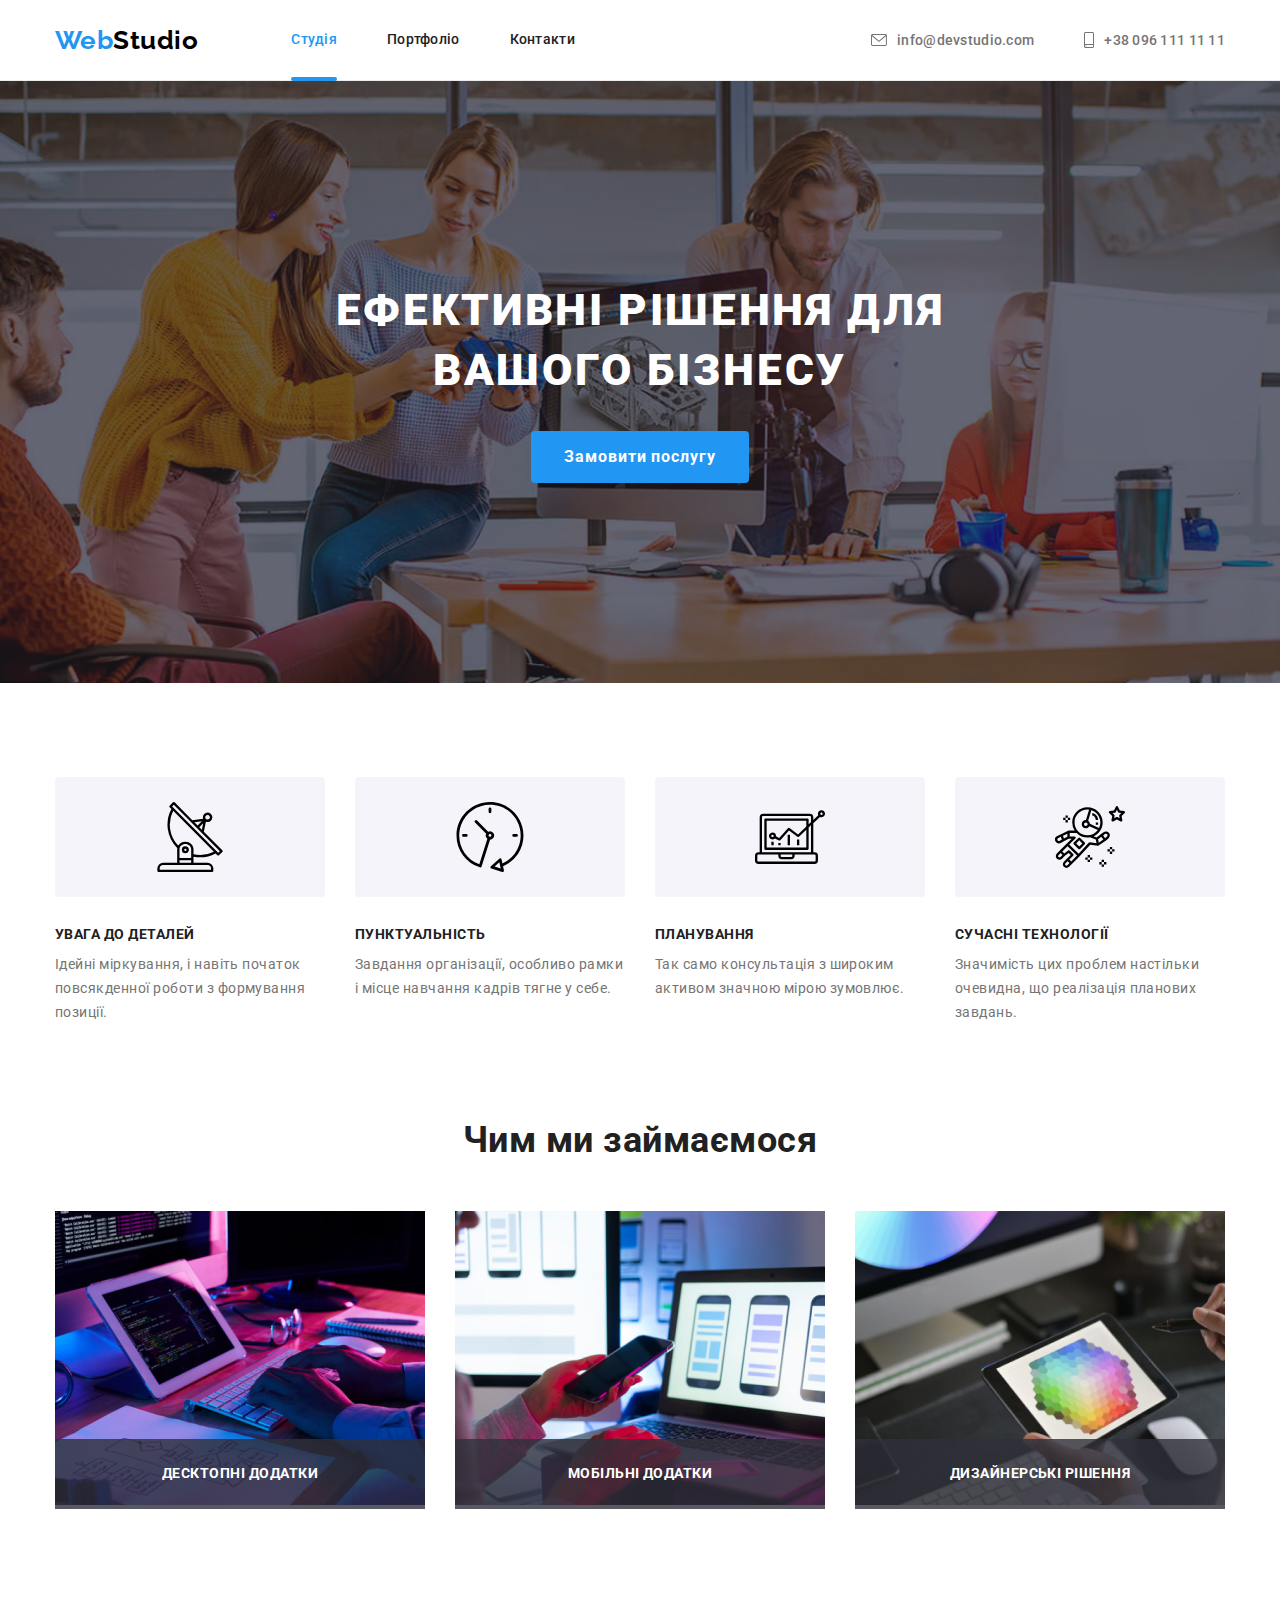
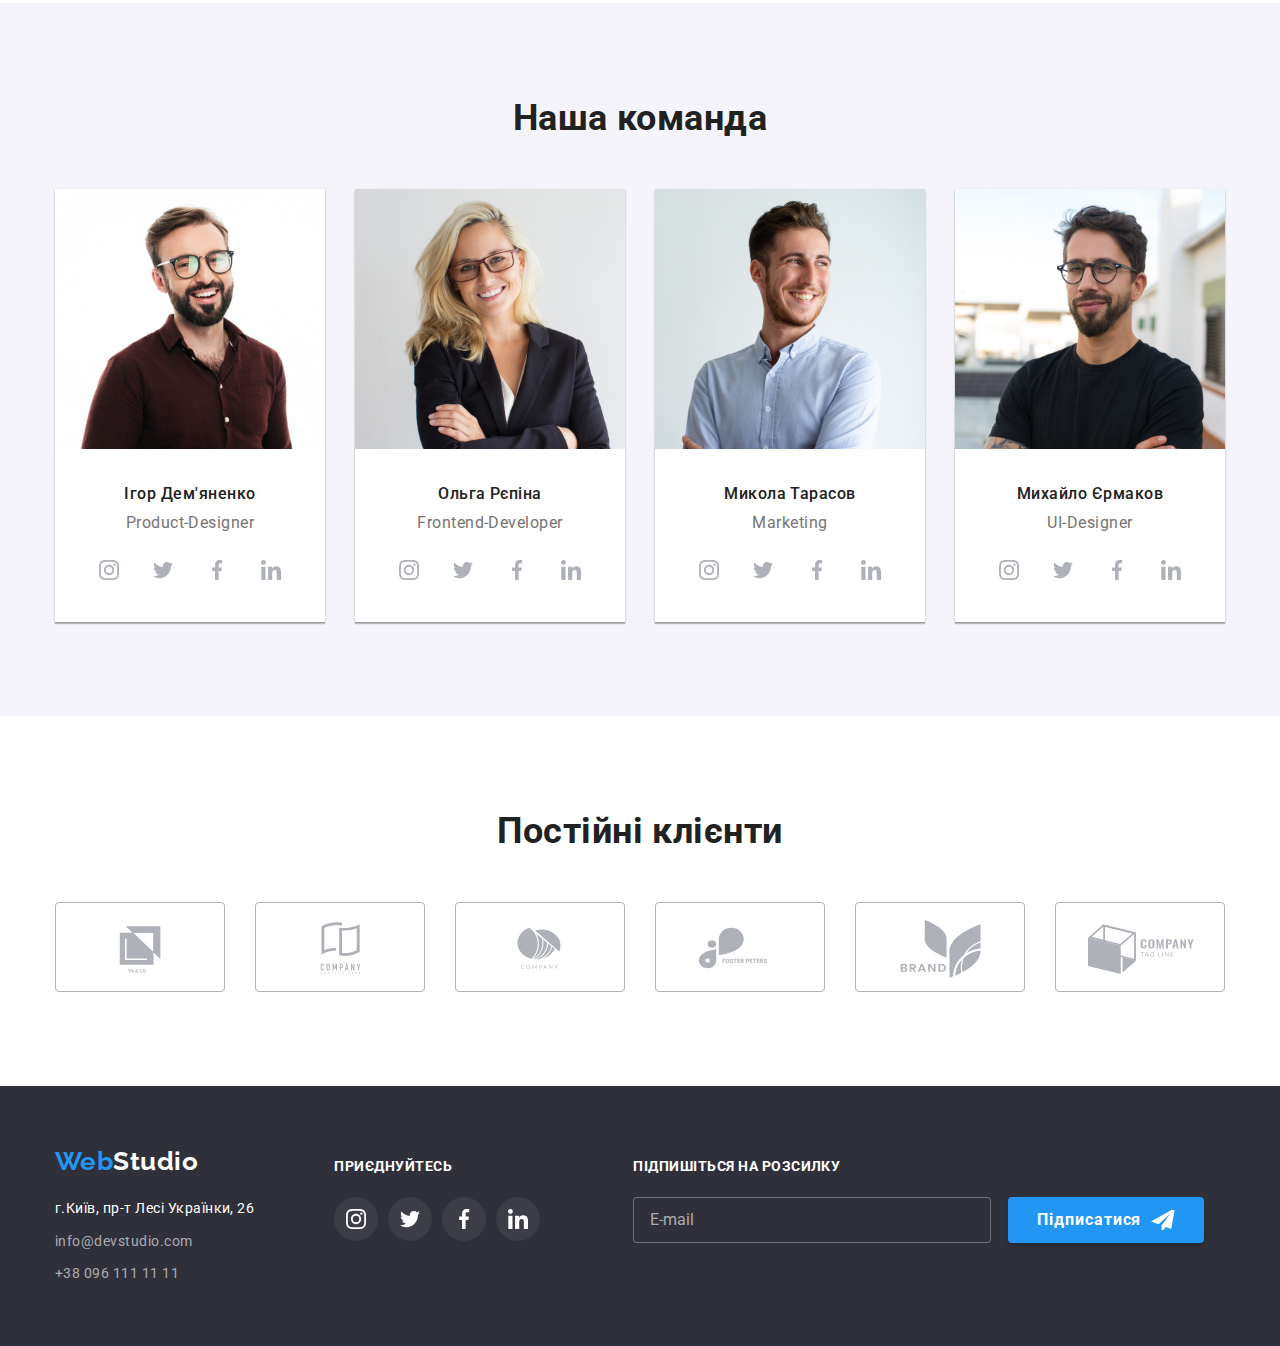
<file: index.html>
<!DOCTYPE html>
<html lang="en">
  <head>
    <meta charset="UTF-8" />
    <meta http-equiv="X-UA-Compatible" content="IE=edge" />
    <meta name="viewport" content="width=device-width, initial-scale=1.0" />
    <link rel="preconnect" href="https://fonts.googleapis.com" />
    <link rel="preconnect" href="https://fonts.gstatic.com" crossorigin />
    <link
      href="https://fonts.googleapis.com/css2?family=Raleway:wght@700&family=Roboto:wght@400;500;700;900&display=swap"
      rel="stylesheet"
    />
    <link
      rel="stylesheet"
      href="https://cdnjs.cloudflare.com/ajax/libs/modern-normalize/1.1.0/modern-normalize.min.css"
    />
    <link rel="stylesheet" href="./css/styles.css" />
    <title>Студія</title>
  </head>
  <body>
    <header class="header">
      <div class="container nav-flex">
        <nav class="header-nav">
          <a class="logo link" href="./index.html">Web</span><span class="logo-black">Studio</span>
          <ul class="header-nav-list list">
            <li class="header-nav-item">
              <a class="header-nav-link link current" href="./index.html">Студія</a>
            </li>
            <li class="header-nav-item">
              <a class="header-nav-link link" href="./portfolio.html">Портфоліо</a>
            </li>
            <li class="header-nav-item"><a href="#" class="header-nav-link link">Контакти</a>
            </li>
          </ul>
        </nav>
        <ul class="header-contact-list list">
          <li class="header-contact-item">
            <a class="header-contact-link link" href="mailto:info@devstudio.com"
              ><svg class="contact-icon" width="16" height="12">
                <use href="./images/icons.svg#icon-envelope"></use>
              </svg>
              info@devstudio.com</a
            >
          </li>
          <li class="header-contact-item">
            <a class="header-contact-link link" href="tel:+380961111111">
              <svg class="contact-icon" width="10" height="16">
                <use href="./images/icons.svg#icon-mobile"></use>
              </svg>
              +38 096 111 11 11</a
            >
          </li>
        </ul>
      </div>
    </header>
    <main>
      <section class="hero">
        <h1 class="hero-title">Ефективні рішення для вашого бізнесу</h1>
        <button class="hero-btn" type="button" data-modal-open>Замовити послугу</button>
      </section>
      <section class="features-section">
        <div class="container">
          <h2 class="visually-hidden">Переваги</h2>
          <ul class="features-list list">
            <li class="features-item">
              <div class="features-icon-fon">
                <svg class="features-icon"  width="70" height="70">
                  <use href="./images/icons.svg#icon-antenna"></use>
                </svg>
              </div>
              <h3 class="features-title">УВАГА ДО ДЕТАЛЕЙ</h3>
              <p class="features-text">
                Ідейні міркування, і навіть початок повсякденної роботи з формування позиції.
              </p>
            </li>
            <li class="features-item">
              <div class="features-icon-fon">
                <svg class="features-icon" width="70" height="70">
                  <use href="./images/icons.svg#icon-clock"></use>
                </svg>
              </div>
              <h3 class="features-title">ПУНКТУАЛЬНІСТЬ</h3>
              <p class="features-text">
                Завдання організації, особливо рамки і місце навчання кадрів тягне у себе.
              </p>
            </li>
            <li class="features-item">
              <div class="features-icon-fon">
                <svg class="features-icon" width="70" height="70">
                  <use href="./images/icons.svg#icon-diagram"></use>
                </svg>
              </div>
              <h3 class="features-title">ПЛАНУВАННЯ</h3>
              <p class="features-text">
                Так само консультація з широким активом значною мірою зумовлює.
              </p>
            </li>
            <li class="features-item">
              <div class="features-icon-fon">
                <svg class="features-icon" width="70" height="70">
                  <use href="./images/icons.svg#icon-astronaut"></use>
                </svg>
              </div>
              <h3 class="features-title">СУЧАСНІ ТЕХНОЛОГІЇ</h3>
              <p class="features-text">
                Значимість цих проблем настільки очевидна, що реалізація планових завдань.
              </p>
            </li>
          </ul>
        </div>
      </section>
      <section class="work-section">
        <div class="container">
          <h2 class="section-title">Чим ми займаємося</h2>
          <ul class="work-list list">
            <li class="work-item">
              <img
                class="list-img"
                src="./images/box1.jpg"
                alt="Програмуємо на замовлення"
                width="370"
                height="294"
              />
              <p class="work-text">Десктопні додатки</p>
            </li>
            <li class="work-item">
              <img
                class="list-img"
                src="./images/box2.jpg"
                alt="Телефонуємо до клієнтів"
                width="370"
                height="294"
              />
              <p class="work-text">Мобільні додатки</p>
            </li>
            <li class="work-item">
              <img
                class="list-img"
                src="./images/box3.jpg"
                alt="Зтворюємо технології майбутнього"
                width="370"
                height="294"
              />
              <p class="work-text">Дизайнерські рішення</p>
            </li>
          </ul>
        </div>
      </section>
      <section class="team-section">
        <div class="container">
          <h2 class="section-title">Наша команда</h2>
          <ul class="team-list list">
            <li class="team-item">
              <img src="./images/Product_Designer.jpg"
                alt="Ігор Дем'яненко"
                width="270"
                height="260"
              />
              <div class="team-workers">
                <h3 class="team-worker">Ігор Дем'яненко</h3>
                <p class="team-profession">Product-Designer</p>
                <ul class="team-social-list list">
                  <li class="team-social-item">
                    <a class="team-social-link link" href="">
                      <svg class="team-social-icon" width="20" height="20">
                        <use href="./images/icons.svg#icon-instagram"></use>
                      </svg>
                    </a>
                  </li>

                  <li class="team-social-item">
                    <a class="team-social-link link" href="">
                      <svg class="team-social-icon" width="20" height="20">
                        <use href="./images/icons.svg#icon-twitter"></use>
                      </svg>
                    </a>
                  </li>

                  <li class="team-social-item">
                    <a class="team-social-link link" href="">
                      <svg class="team-social-icon" width="20" height="20">
                        <use href="./images/icons.svg#icon-facebook"></use>
                      </svg>
                    </a>
                  </li>

                  <li class="team-social-item">
                    <a class="team-social-link link" href="">
                      <svg class="team-social-icon" width="20" height="20">
                        <use href="./images/icons.svg#icon-linkedin"></use>
                      </svg>
                    </a>
                  </li>
                </ul>
              </div>
            </li>
            <li class="team-item">
              <img src="./images/Frontend_Developer.jpg" alt="Ольга Рєпіна" width="270"
                height="260" />
              <div class="team-workers">
                <h3 class="team-worker">Ольга Рєпіна</h3>
                <p class="team-profession">Frontend-Developer</p>
                <ul class="team-social-list list">
                  <li class="team-social-item">
                    <a class="team-social-link link" href="">
                      <svg class="team-social-icon" width="20" height="20">
                        <use href="./images/icons.svg#icon-instagram"></use>
                      </svg>
                    </a>
                  </li>

                  <li class="team-social-item">
                    <a class="team-social-link link" href="">
                      <svg class="team-social-icon" width="20" height="20">
                        <use href="./images/icons.svg#icon-twitter"></use>
                      </svg>
                    </a>
                  </li>

                  <li class="team-social-item">
                    <a class="team-social-link link" href="">
                      <svg class="team-social-icon" width="20" height="20">
                        <use href="./images/icons.svg#icon-facebook"></use>
                      </svg>
                    </a>
                  </li>

                  <li class="team-social-item">
                    <a class="team-social-link link" href="">
                      <svg class="team-social-icon" width="20" height="20">
                        <use href="./images/icons.svg#icon-linkedin"></use>
                      </svg>
                    </a>
                  </li>
                </ul>
              </div>
            </li>
            <li class="team-item">
              <img src="./images/Marketing.jpg"
                alt="Микола Тарасов"
                width="270"
                height="260"
              />
            <div class="team-workers">
              <h3 class="team-worker">Микола Тарасов</h3>
              <p class="team-profession">Marketing</p>
              <ul class="team-social-list list">
                  <li class="team-social-item">
                    <a class="team-social-link link" href="">
                      <svg class="team-social-icon" width="20" height="20">
                        <use href="./images/icons.svg#icon-instagram"></use>
                      </svg>
                    </a>
                  </li>

                  <li class="team-social-item">
                    <a class="team-social-link link" href="">
                      <svg class="team-social-icon" width="20" height="20">
                        <use href="./images/icons.svg#icon-twitter"></use>
                      </svg>
                    </a>
                  </li>

                  <li class="team-social-item">
                    <a class="team-social-link link" href="">
                      <svg class="team-social-icon" width="20" height="20">
                        <use href="./images/icons.svg#icon-facebook"></use>
                      </svg>
                    </a>
                  </li>

                  <li class="team-social-item">
                    <a class="team-social-link link" href="">
                      <svg class="team-social-icon" width="20" height="20">
                        <use href="./images/icons.svg#icon-linkedin"></use>
                      </svg>
                    </a>
                  </li>
                </ul>
            </div>
            <li class="team-item">
              <img src="./images/UI_Designer.jpg"
                alt="Михайло Єрмаков"
                width="270"
                height="260"
              />
            <div class="team-workers">
              <h3 class="team-worker">Михайло Єрмаков</h3>
              <p class="team-profession">UI-Designer</p>
              <ul class="team-social-list list">
                  <li class="team-social-item">
                    <a class="team-social-link link" href="">
                      <svg class="team-social-icon" width="20" height="20">
                        <use href="./images/icons.svg#icon-instagram"></use>
                      </svg>
                    </a>
                  </li>

                  <li class="team-social-item">
                    <a class="team-social-link link" href="">
                      <svg class="team-social-icon" width="20" height="20">
                        <use href="./images/icons.svg#icon-twitter"></use>
                      </svg>
                    </a>
                  </li>

                  <li class="team-social-item">
                    <a class="team-social-link link" href="">
                      <svg class="team-social-icon" width="20" height="20">
                        <use href="./images/icons.svg#icon-facebook"></use>
                      </svg>
                    </a>
                  </li>

                  <li class="team-social-item">
                    <a class="team-social-link link" href="">
                      <svg class="team-social-icon" width="20" height="20">
                        <use href="./images/icons.svg#icon-linkedin"></use>
                      </svg>
                    </a>
                  </li>
                </ul>
               </div>
              </li>
             </ul>
            </div>
          </ul>
        </div>
      </section>
      <section class="client-section">
        <div class="container">
          <h2 class="client-title">Постійні клієнти</h2>
          <ul class="client-list list">
            <li class="client-item">
              <a class="client-link link" href="">
                <svg class="client-icon" width="106" height="60">
                  <use href="./images/icons.svg#icon-yaco"></use>
                </svg>
              </a>
            </li>
            <li class="client-item">
              <a class="client-link link" href="">
                <svg class="client-icon" width="106" height="60">
                  <use href="./images/icons.svg#icon-company"></use>
                </svg>
              </a>
            </li>
            <li class="client-item">
              <a class="client-link link" href="">
                <svg class="client-icon" width="106" height="60">
                  <use href="./images/icons.svg#icon-company2"></use>
                </svg>
              </a>
            </li>
            <li class="client-item">
              <a class="client-link link" href="">
                <svg class="client-icon" width="106" height="60">
                  <use href="./images/icons.svg#icon-foster"></use>
                </svg>
              </a>
            </li>
            <li class="client-item">
              <a class="client-link link" href="">
                <svg class="client-icon" width="106" height="60">
                  <use href="./images/icons.svg#icon-brand"></use>
                </svg>
              </a>
            </li>
            <li class="client-item">
              <a class="client-link link" href="">
                <svg class="client-icon" width="106" height="60">
                  <use href="./images/icons.svg#icon-tag"></use>
                </svg>
              </a>
            </li>
          </ul>
        </div>
      </section>
    </main>
    <footer class="footer">
      <div class="container">
        <div class="footer-flex">
          <div class="footer-contacts-flex">
            <a class="logo link" href="./index.html"
              >Web<span class="logo-white">Studio</span>
            </a>
            <address class="footer-contact">
              <ul class="footer-contact-list list">
                <li class="footer-contact-item">
                  <a
                    class="footer-contact-link address link"
                    href="https://goo.gl/maps/CdvJLRiEL6Q8Smko8"
                    target="_blank"
                    rel="noreferrer noopener"
                    >г.Київ, пр-т Лесі Українки, 26</a
                  >
                </li>
                <li class="footer-contact-item">
                  <a
                    class="footer-contact-link link"
                    href="mailto:info@devstudio.com"
                    >info@devstudio.com</a
                  >
                </li>
                <li class="footer-contact-item">
                  <a class="footer-contact-link link" href="tel:+380961111111"
                    >+38 096 111 11 11</a
                  >
                </li>
              </ul>
            </address>
          </div>
          <div class="footer-social-flex">
            <p class="footer-social-text">Приєднуйтесь</p>
            <ul class="footer-social-list list">
              <li class="footer-social-item">
                <a class="footer-social-link" href="">
                  <svg class="footer-social-icon" width="20" height="20">
                    <use href="./images/icons.svg#icon-instagram"></use>
                  </svg>
                </a>
              </li>
              <li class="footer-social-item">
                <a class="footer-social-link" href="">
                  <svg class="footer-social-icon" width="20" height="20">
                    <use href="./images/icons.svg#icon-twitter"></use>
                  </svg>
                </a>
              </li>
              <li class="footer-social-item">
                <a class="footer-social-link" href="">
                  <svg class="footer-social-icon" width="20" height="20">
                    <use href="./images/icons.svg#icon-facebook"></use>
                  </svg>
                </a>
              </li>
              <li class="footer-social-item">
                <a class="footer-social-link" href="">
                  <svg class="footer-social-icon" width="20" height="20">
                    <use href="./images/icons.svg#icon-linkedin"></use>
                  </svg>
                </a>
              </li>
            </ul>
          </div>
          <div class="footer-submit">
            <p class="footer-submit-text">Підпишіться на розсилку</p>
            <div class="footer-submit-form">
              <label class="footer-submit-label" for="submit-mail"></label>
              <input class="footer-submit-input" type="email" name="submit-mail" id="submit-mail" placeholder="E-mail">
              <button class="footer-submit-btn" type="submit">Підписатися</button>
            </div>
          </div>
        </div>
      </div>
    </footer>
    <div class="backdrop is-hidden" data-modal>
      <div class="modal">
          <button type="button" class="close-btn" data-modal-close>
            <svg class="modal-icon" width="11" height="11">
              <use href="./images/vector.svg#icon-Vector"></use>
            </svg>
          </button>
          <form class="form">
            <span class="form-title">Залиште свої дані, ми вам передзвонимо</span>   
            <div class="form-field top-title">
              <label class="form-label" for="name">Ім’я</label>
              <input class="form-input" type="text" name="name" id="name">
              <svg class="input-icon" width="12" height="12">
                <use
                    href="./images/icons.svg#icon-person"
                ></use>
              </svg>
            </div>
            <div class="form-field">
              <label class="form-label" for="tel">Телефон</label>
              <input class="form-input" type="tel" name="tel" id="tel">
              <svg class="input-icon" width="12" height="12">
                <use
                    href="./images/icons.svg#icon-tel"
                ></use>
              </svg>
            </div>
            <div class="form-field">
              <label class="form-label" for="email">Пошта</label>
              <input class="form-input" type="email" name="email" id="email">
              <svg class="input-icon" width="12" height="12">
                <use
                    href="./images/icons.svg#icon-email"
                ></use>
              </svg>
            </div>
            <div class="form-field">
              <label class="comment-label" for="comment">Коментар</label>
              <textarea class="comment" name="comment" id="comment" rows="9" placeholder="Введіть текст"></textarea>
            </div>
            <div class="form-field-chek">
              <label class="policy-label" for="policy"></a> 
                <input class="form-checkbox" type="checkbox" name="policy" id="policy">
                <span class="icon-chek"></span>
                Погоджуюся з розсилкою та приймаю <a class="policy-link" href="">Умови договору</a>
              </label>
            </div>
            <button class="form-btn" type="submit">Відправити</button>
          </form>
      </div>
    </div>
    <script src="./js/modal.js"></script>
  </body>
</html>
</file>
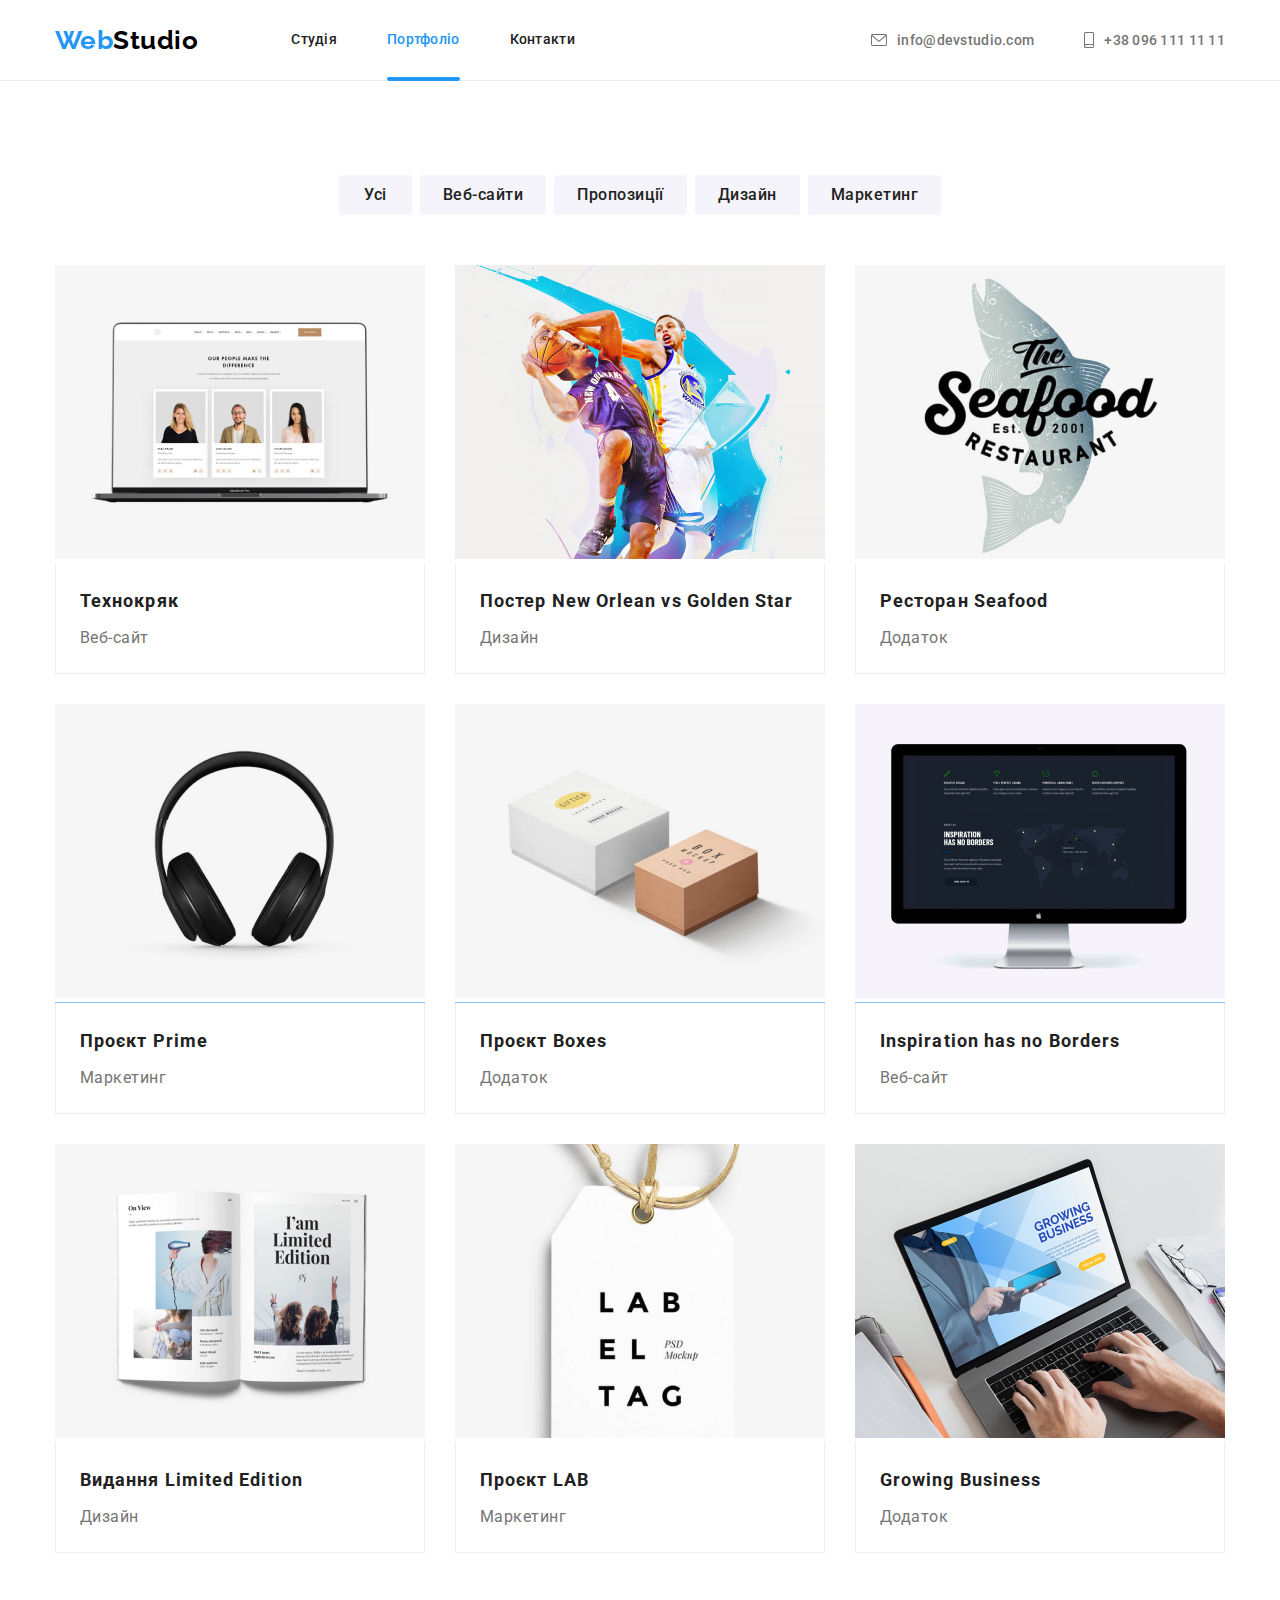
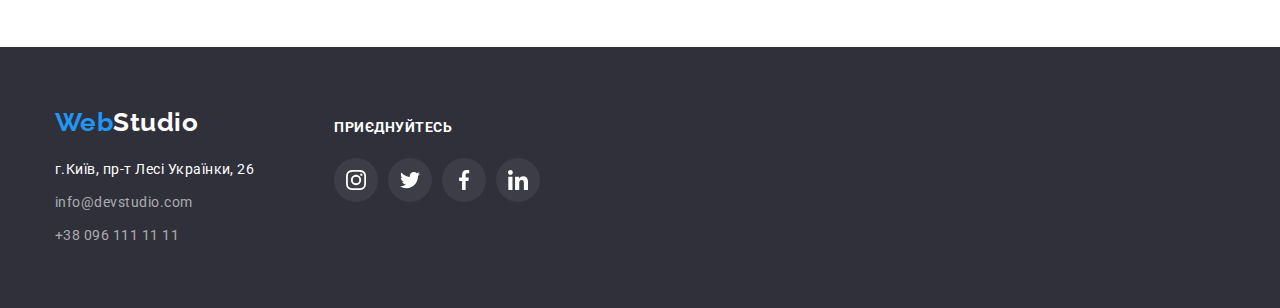
<file: portfolio.html>
<!DOCTYPE html>
<html lang="en">
  <head>
    <meta charset="UTF-8" />
    <meta http-equiv="X-UA-Compatible" content="IE=edge" />
    <meta name="viewport" content="width=device-width, initial-scale=1.0" />
    <link rel="preconnect" href="https://fonts.googleapis.com" />
    <link rel="preconnect" href="https://fonts.gstatic.com" crossorigin />
    <link
      href="https://fonts.googleapis.com/css2?family=Raleway:wght@700&family=Roboto:wght@400;500;700;900&display=swap"
      rel="stylesheet"
    />
    <link
      rel="stylesheet"
      href="https://cdnjs.cloudflare.com/ajax/libs/modern-normalize/1.1.0/modern-normalize.min.css"
    />
    <link rel="stylesheet" href="./css/styles.css" />
    <title>portfolio</title>
  </head>
  <body>
    <header class="header">
      <div class="container nav-flex">
        <nav class="header-nav">
          <a class="logo link" href="./index.html">Web</span><span class="logo-black">Studio</span>
          </a>
          <ul class="header-nav-list list">
            <li class="header-nav-item">
              <a class="header-nav-link link" href="./index.html" >Студія</a>
            </li>
            <li class="header-nav-item">
              <a class="header-nav-link link current" href="./portfolio.html" >Портфоліо</a>
            </li>
            <li class="list-link"><a href="" class="header-nav-link link">Контакти</a></li>
          </ul>
        </nav>
        <ul class="header-contact-list list">
          <li class="header-contact-item">
            <a class="header-contact-link link" href="mailto:info@devstudio.com"
            ><svg class="contact-icon" width="16" height="12">
              <use href="./images/icons.svg#icon-envelope"></use>
            </svg>
            info@devstudio.com</a
          >
          </li>
          <li class="header-contact-item">
            <a class="header-contact-link link" href="tel:+380961111111"><svg class="contact-icon" width="10" height="16">
              <use href="./images/icons.svg#icon-mobile"></use>
            </svg>
            +38 096 111 11 11</a
          >
          </li>
        </ul>
      </div>
    </header>
    <main>
      <!--Фільтри-->
      <section class="portfolio-section">
        <div class="container">
          <ul class="portfolio-btn-list list">
            <li class="portfolio-btn-item">
              <button class="portfolio-btn" type="button">Усі</button>
            </li>
            <li class="portfolio-btn-item">
              <button class="portfolio-btn" type="button">Веб-сайти</button>
            </li>
            <li class="portfolio-btn-item">
              <button class="portfolio-btn" type="button">Пропозиції</button>
            </li>
            <li class="portfolio-btn-item">
              <button class="portfolio-btn" type="button">Дизайн</button>
            </li>
            <li class="portfolio-btn-item">
              <button class="portfolio-btn" type="button">Маркетинг</button>
            </li>
          </ul>
        </div>
      <div class="container">
        <ul class="portfolio-list list">
          <li class="portfolio-item">
            <div class="portfolio-description">
              <img src="./images/Технокряк.jpg" alt="project1" width="370" height="294" />
              <div class="portfolio-overlay">
                <p class="portfolio-description-text">Ресурс пропонує комплексні пропозиції з різним рівнем функціоналу та сервісів. Все це дозволить відвідувачу отримати вичерпні відомості про компанію чи приватну особу.</p>
              </div>
            </div>
            <div class="portfolio-border">
              <h2 class="portfolio-list-title">Технокряк</h2>
              <p class="portfolio-list-text">Веб-сайт</p>
            </div>
          </li>
          <li class="portfolio-item">
            <div class="portfolio-description">
              <img src="./images/Постер New Orlean vs Golden Star.jpg" alt="project2" width="370" height="294"
            />
            <div class="portfolio-overlay">
                <p class="portfolio-description-text">Ресурс пропонує комплексні пропозиції з різним рівнем функціоналу та сервісів. Все це дозволить відвідувачу отримати вичерпні відомості про компанію чи приватну особу.</p>
              </div>
            </div>
            <div class="portfolio-border">
              <h2 class="portfolio-list-title">Постер New Orlean vs Golden Star</h2>
              <p class="portfolio-list-text">Дизайн</p>
            </div>

          </li>
          <li class="portfolio-item">
            <div class="portfolio-description">
              <img src="./images/Ресторан Seafood.jpg" alt="project3" width="370" height="294"/>
              <div class="portfolio-overlay">
                <p class="portfolio-description-text">Ресурс пропонує комплексні пропозиції з різним рівнем функціоналу та сервісів. Все це дозволить відвідувачу отримати вичерпні відомості про компанію чи приватну особу.</p>
              </div>
            </div>
            <div class="portfolio-border">
              <h2 class="portfolio-list-title">Ресторан Seafood</h2>
              <p class="portfolio-list-text">Додаток</p>
            </div>

          </li>
          <li class="portfolio-item">
            <div class="portfolio-description">
              <img src="./images/Проєкт Prime.jpg" alt="project4" width="370" height="294" />
              <div class="portfolio-overlay">
                <p class="portfolio-description-text">Ресурс пропонує комплексні пропозиції з різним рівнем функціоналу та сервісів. Все це дозволить відвідувачу отримати вичерпні відомості про компанію чи приватну особу.</p>
              </div>
            </div>
            <div class="portfolio-border">
              <h2 class="portfolio-list-title">Проєкт Prime</h2>
              <p class="portfolio-list-text">Маркетинг</p>
            </div>
          </li>
          <li class="portfolio-item">
            <div class="portfolio-description">
              <img src="./images/Проєкт Boxes.jpg" alt="project5" width="370" height="294" />
              <div class="portfolio-overlay">
                <p class="portfolio-description-text">Ресурс пропонує комплексні пропозиції з різним рівнем функціоналу та сервісів. Все це дозволить відвідувачу отримати вичерпні відомості про компанію чи приватну особу.</p>
              </div>
            </div>
            
            <div class="portfolio-border">
              <h2 class="portfolio-list-title">Проєкт Boxes</h2>
              <p class="portfolio-list-text">Додаток</p>
            </div>
          </li>
          <li class="portfolio-item">
            <div class="portfolio-description">
              <img
              src="./images/Inspiration has no Borders.jpg"
              alt="project6"
              width="370"
              height="294"
            />
              <div class="portfolio-overlay">
                <p class="portfolio-description-text">Ресурс пропонує комплексні пропозиції з різним рівнем функціоналу та сервісів. Все це дозволить відвідувачу отримати вичерпні відомості про компанію чи приватну особу.</p>
              </div>
            </div>
            
            <div class="portfolio-border">
              <h2 class="portfolio-list-title">Inspiration has no Borders</h2>
              <p class="portfolio-list-text">Веб-сайт</p>
            </div>
          </li>
          <li class="portfolio-item">
            <div class="portfolio-description">
              <img
              src="./images/Видання Limited Edition.jpg"
              alt="project7"
              width="370"
              height="294"
            />
              <div class="portfolio-overlay">
                <p class="portfolio-description-text">Ресурс пропонує комплексні пропозиції з різним рівнем функціоналу та сервісів. Все це дозволить відвідувачу отримати вичерпні відомості про компанію чи приватну особу.</p>
              </div>
            </div>
            
            <div class="portfolio-border">
              <h2 class="portfolio-list-title">Видання Limited Edition</h2>
              <p class="portfolio-list-text">Дизайн</p>
            </div>
          </li>
          <li class="portfolio-item">
            <div class="portfolio-description">
              <img src="./images/Проєкт LAB.jpg" alt="project8" width="370" height="294" />
              <div class="portfolio-overlay">
                <p class="portfolio-description-text">Ресурс пропонує комплексні пропозиції з різним рівнем функціоналу та сервісів. Все це дозволить відвідувачу отримати вичерпні відомості про компанію чи приватну особу.</p>
              </div>
            </div>
            
            <div class="portfolio-border">
              <h2 class="portfolio-list-title">Проєкт LAB</h2>
              <p class="portfolio-list-text">Маркетинг</p>
            </div>
          </li>
          <li class="portfolio-item">
            <div class="portfolio-description">
              <img src="./images/Growing Business.jpg" alt="project9" width="370" height="294" />
              <div class="portfolio-overlay">
                <p class="portfolio-description-text">Ресурс пропонує комплексні пропозиції з різним рівнем функціоналу та сервісів. Все це дозволить відвідувачу отримати вичерпні відомості про компанію чи приватну особу.</p>
              </div>
            </div>
            
            <div class="portfolio-border">
              <h2 class="portfolio-list-title">Growing Business</h2>
              <p class="portfolio-list-text">Додаток</p>
            </div>
          </li>
        </ul>
      </div>
      </section>
    </main>
    <footer class="footer">
      <div class="container">
        <div class="footer-flex">
          <div class="footer-contacts-flex">
            <a class="logo link" href="./index.html"
              >Web<span class="logo-white">Studio</span>
            </a>
            <address class="footer-contact">
              <ul class="footer-contact-list list">
                <li class="footer-contact-item">
                  <a
                    class="footer-contact-link address link"
                    href="https://goo.gl/maps/CdvJLRiEL6Q8Smko8"
                    target="_blank"
                    rel="noreferrer noopener"
                    >г.Київ, пр-т Лесі Українки, 26</a
                  >
                </li>
                <li class="footer-contact-item">
                  <a
                    class="footer-contact-link link"
                    href="mailto:info@devstudio.com"
                    >info@devstudio.com</a
                  >
                </li>
                <li class="footer-contact-item">
                  <a class="footer-contact-link link" href="tel:+380961111111"
                    >+38 096 111 11 11</a
                  >
                </li>
              </ul>
            </address>
          </div>
          <div class="footer-social-flex">
            <p class="footer-social-text">Приєднуйтесь</p>
            <ul class="footer-social-list list">
              <li class="footer-social-item">
                <a class="footer-social-link" href="">
                  <svg class="footer-social-icon" width="20" height="20">
                    <use href="./images/icons.svg#icon-instagram"></use>
                  </svg>
                </a>
              </li>

              <li class="footer-social-item">
                <a class="footer-social-link" href="">
                  <svg class="footer-social-icon" width="20" height="20">
                    <use href="./images/icons.svg#icon-twitter"></use>
                  </svg>
                </a>
              </li>

              <li class="footer-social-item">
                <a class="footer-social-link" href="">
                  <svg class="footer-social-icon" width="20" height="20">
                    <use href="./images/icons.svg#icon-facebook"></use>
                  </svg>
                </a>
              </li>

              <li class="footer-social-item">
                <a class="footer-social-link" href="">
                  <svg class="footer-social-icon" width="20" height="20">
                    <use href="./images/icons.svg#icon-linkedin"></use>
                  </svg>
                </a>
              </li>
            </ul>
          </div>
        </div>
      </div>
    </footer>
  </body>
</html>
</file>
<file: css/styles.css>
:root {
  --primary-text-color: #212121;
  --secondary-text-color: #757575;
  --white-text-color: #ffffff;
  --accent-color: #2196f3;
  --black-logo-color: #000000;
  --footer-text-color: rgba(255, 255, 255, 0.6);
  --white-background-color: #ffffff;
  --hero-background-color: #2f303a;
  --team-background-color: #f5f4fa;
}

body {
  font-family: 'Roboto', sans-serif;
  letter-spacing: 0.03em;
  background-color: var(--white-background-color);
  color: var(--primary-text-color);
}

.list {
  list-style: none;
}

.link {
  text-decoration: none;
}

h1,
h2,
h3,
h4,
h5,
h6,
p,
ul {
  margin: 0;
  padding: 0;
}

.container {
  width: 1200px;
  margin-left: auto;
  margin-right: auto;
  padding-left: 15px;
  padding-right: 15px;
}

.logo {
  font-family: 'Raleway', sans-serif;
  font-weight: 700;
  font-size: 26px;
  line-height: 1.19;
  align-items: center;
  text-align: center;

  color: var(--accent-color);
}

.section-title {
  font-weight: 700;
  font-size: 36px;
  line-height: 1.17;
  text-align: center;

  color: var(--primary-text-color);
}

.features-icon-fon {
  display: flex;
  width: 270px;
  height: 120px;
  align-items: center;
  justify-content: center;
  flex-direction: column;
  margin-bottom: 30px;
  border-radius: 4px;

  background-color: var(--team-background-color);
}

.footer-contact-link {
  font-style: normal;
  font-size: 14px;
  line-height: 1.71;

  color: var(--footer-text-color);

  transition: color 250ms cubic-bezier(0.4, 0, 0.2, 1);
}

.header {
  border-bottom: 1px solid #ececec;
}

.nav-flex {
  display: flex;
  align-items: center;
}

.header-nav {
  display: flex;
  align-items: center;
}
.logo-black {
  color: var(--black-logo-color);
}

.header-nav-list {
  display: flex;
  margin-left: 93px;
}

.header-nav-item:not(:last-child) {
  margin-right: 50px;
}

.header-nav-link {
  display: block;
  padding-top: 32px;
  padding-bottom: 32px;

  font-weight: 500;
  font-size: 14px;
  line-height: 1.14;
  letter-spacing: 0.02em;
  color: var(--primary-text-color);

  position: relative;

  transition: color 250ms cubic-bezier(0.4, 0, 0.2, 1);
}

.header-contact-list {
  display: flex;
  margin-left: auto;
}

.header-contact-item + .header-contact-item {
  margin-left: 50px;
}

.header-contact-link {
  display: inline-flex;
  padding: 32px 0px 32px;
  /* color: var(--secondary-text-color); */
  align-items: center;

  font-weight: 500;
  font-size: 14px;
  line-height: 16px;
  letter-spacing: 0.02em;
  color: var(--secondary-text-color);

  transition: color 250ms cubic-bezier(0.4, 0, 0.2, 1);
}

.contact-icon {
  margin-right: 10px;
  fill: currentColor;
}

.header-nav-link:hover,
.header-nav-link:focus,
.header-contact-link:hover,
.header-contact-link:focus {
  color: var(--accent-color);
}

.header-nav-link.current {
  color: var(--accent-color);
}

.header-nav-link.current::after {
  position: absolute;

  display: block;
  content: '';
  width: 100%;
  height: 4px;
  border-radius: 2px;
  bottom: -1px;

  background-color: var(--accent-color);
}

.hero {
  padding-top: 200px;
  padding-bottom: 200px;

  max-width: 1600px;
  min-height: 600px;
  margin-left: auto;
  margin-right: auto;

  background-image: linear-gradient(to right, rgba(47, 48, 58, 0.4), rgba(47, 48, 58, 0.4)),
    url(../images/hero.jpg);
  background-color: var(--hero-background-color);
  background-repeat: no-repeat;
  background-position: center;
  background-size: cover;

  text-align: center;
}

.hero-title {
  margin-bottom: 30px;
  margin-left: auto;
  margin-right: auto;
  max-width: 696px;

  font-weight: 900;
  font-size: 44px;
  line-height: 1.36;
  letter-spacing: 0.06em;
  text-transform: uppercase;
  color: var(--white-text-color);
}

.hero-btn {
  display: inline-block;
  min-width: 200px;
  border-radius: 4px;
  border: 1px solid transparent;
  padding: 10px 32px;

  background-color: var(--accent-color);
  color: var(--white-text-color);

  font-family: 'Roboto', sans-serif;
  font-weight: 700;
  font-size: 16px;
  line-height: 1.88;
  align-items: center;
  text-align: center;
  letter-spacing: 0.06em;
  cursor: pointer;

  transition: background-color 250ms cubic-bezier(0.4, 0, 0.2, 1),
    color 250ms cubic-bezier(0.4, 0, 0.2, 1);
}

.hero-btn:hover,
.hero-btn:focus {
  background-color: var(--white-text-color);
  color: var(--accent-color);
}

.features-section {
  padding-top: 94px;
  padding-bottom: 94px;
}

.visually-hidden {
  position: absolute;

  width: 1px;
  height: 1px;
  margin: -1px;
  padding: 0;

  overflow: hidden;
  border: 0;
  clip: rect(0 0 0 0);
}

.features-list {
  display: flex;
}

.features-item:not(:last-child) {
  margin-right: 30px;
  max-width: 270px;
}

.features-icon {
  align-items: center;
}

.features-title {
  margin-bottom: 10px;
  border-radius: 4px;
  font-weight: 700;
  font-size: 14px;
  line-height: 1.14;
  text-transform: uppercase;
}

.features-text {
  font-size: 14px;
  line-height: 1.71;

  color: var(--secondary-text-color);
}

.work-section {
  padding-bottom: 94px;
}

.section-title {
  margin-bottom: 50px;
}

.work-list {
  display: flex;
}

.work-item {
  position: relative;
}

.work-item:not(:last-child) {
  margin-right: 30px;
}

.work-text {
  width: 100%;
  position: absolute;
  bottom: 0;
  left: 0;

  padding: 27px 0px;

  font-weight: bold;
  font-size: 14px;
  line-height: 1.14;
  text-align: center;
  text-transform: uppercase;

  color: var(--white-text-color);
  background-color: rgba(47, 48, 58, 0.8);
}

.team-section {
  padding-top: 94px;
  padding-bottom: 94px;

  background-color: var(--team-background-color);
}

.team-list {
  display: flex;
}

.team-item {
  box-shadow: 0px 1px 3px rgba(0, 0, 0, 0.12), 0px 1px 1px rgba(0, 0, 0, 0.14),
    0px 2px 1px rgba(0, 0, 0, 0.2);

  background-color: var(--white-background-color);
}

.team-item:not(:last-child) {
  margin-right: 30px;
}

.team-workers {
  padding: 30px 0px;
}

.team-worker {
  font-weight: 500;
  font-size: 16px;
  line-height: 1.19;
  text-align: center;
}

.team-profession {
  margin-top: 10px;

  font-size: 16px;
  line-height: 1.19;
  text-align: center;
  color: var(--secondary-text-color);
}

.team-social-list {
  display: flex;
  justify-content: space-between;
  align-items: center;

  padding: 0px 32px;
  margin-top: 16px;
  list-style: none;
}

.team-social-item {
  width: 44px;
  height: 44px;
}

.team-social-link {
  display: block;

  width: 44px;
  height: 44px;
  border-radius: 50%;

  color: #afb1b8;
  background-color: #ffffff;

  transition: background-color 250ms cubic-bezier(0.4, 0, 0.2, 1),
    color 250ms cubic-bezier(0.4, 0, 0.2, 1);
}

.team-social-link:hover,
.team-social-link:focus {
  color: #ffffff;
  background-color: var(--accent-color);
}

.team-social-icon {
  margin: 12px 0px 0px 12px;
  fill: currentColor;
}

.client-section {
  padding-top: 94px;
  padding-bottom: 94px;
}

.client-title {
  margin-bottom: 50px;

  font-weight: 700;
  font-size: 36px;
  line-height: 1.17;
  text-align: center;
}

.client-list {
  display: flex;
  border-radius: 4px;
  padding: 0;
  margin: 0;
  list-style: none;
  justify-content: space-between;
  align-items: center;
}

.client-item {
  width: 170px;
  height: 90px;

  transition: border-color 250ms cubic-bezier(0.4, 0, 0.2, 1),
    color 250ms cubic-bezier(0.4, 0, 0.2, 1);
}

.client-item:not(:last-child) {
  margin-right: 30px;
}

.client-link {
  display: block;

  width: 170px;
  height: 90px;
  border-radius: 4px;
  border: 1px solid #afb1b8;
  color: #afb1b8;
  background-color: #fff;
  padding: 16px 32px;

  transition: border-color 250ms cubic-bezier(0.4, 0, 0.2, 1),
    color 250ms cubic-bezier(0.4, 0, 0.2, 1);
}

.client-link:hover,
.client-link:focus {
  color: var(--accent-color);
  border-color: var(--accent-color);
}

.client-icon {
  fill: currentColor;
}

.client-item:hover,
.client-item:focus {
  color: var(--accent-color);
  border-color: var(--accent-color);
}

.footer {
  padding-top: 60px;
  padding-bottom: 60px;

  background-color: var(--hero-background-color);
}

.footer-flex {
  display: flex;

  margin: 0;
  padding: 0;
  list-style: none;
}

.footer-social-text {
  padding: 20px 0px 10px 0px;
  margin-bottom: 20px;
  font-weight: 700;
  font-size: 14px;
  line-height: 1.14px;
  text-transform: uppercase;

  color: var(--white-text-color);
}

.footer-social-flex {
  margin-left: 80px;
  width: 206px;
}

.footer-social-list {
  display: flex;
  justify-content: space-between;
  align-items: center;

  padding: 0;
  margin-top: 0;
  list-style: none;
}

.footer-social-item {
  width: 44px;
  height: 44px;
}

.footer-social-link {
  display: block;

  width: 44px;
  height: 44px;
  border-radius: 50%;

  color: #ffffff;
  background-color: #ffffff10;

  transition: background-color 250ms cubic-bezier(0.4, 0, 0.2, 1),
    color 250ms cubic-bezier(0.4, 0, 0.2, 1);
}

.footer-social-link:hover,
.footer-social-link:focus {
  color: #ffffff;
  background-color: var(--accent-color);
}

.footer-social-icon {
  margin: 12px 0px 0px 12px;
  fill: currentColor;
}

.logo-white {
  color: var(--white-text-color);
}

.footer-contact {
  margin-top: 20px;
}
.footer-contact-link.address {
  color: var(--white-text-color);
}

.footer-contact-item {
  margin-top: 9px;
}

.footer-contact-link:hover,
.footer-contact-link:focus {
  color: var(--accent-color);
}

.footer-submit {
  /* width: 570px; */
  margin-left: 93px;
}

.footer-submit-text {
  padding: 20px 0px 10px 0px;
  margin-bottom: 20px;
  font-weight: 700;
  font-size: 14px;
  line-height: 1.14px;
  text-transform: uppercase;

  color: var(--white-text-color);
}

.footer-submit-input {
  width: 358px;
  margin: 0;
  padding: 13px 16px;
  border-radius: 4px;

  border: 1px solid rgba(255, 255, 255, 0.3);
  background-color: var(--hero-background-color);
  color: var(--white-text-color);
}

.footer-submit-input::placeholder {
  font-size: 16px;
  line-height: 1.25;

  color: rgba(255, 255, 255, 0.6);
}

.footer-submit-btn {
  display: inline-flex;
  align-items: center;
  justify-content: center;

  border: none;
  margin: 0;
  padding: 8px 29px;
  border-radius: 4px;

  background-color: var(--accent-color);
  box-shadow: 0px 4px 4px rgba(0, 0, 0, 0.15);
  color: var(--white-text-color);

  font-family: 'Roboto';
  font-style: normal;
  font-weight: 700;
  font-size: 16px;
  line-height: 1.87;
  letter-spacing: 0.06em;

  cursor: pointer;
  min-height: 43px;
  margin-left: 12px;
}

.footer-submit-btn::after {
  content: '';
  display: inline-block;
  width: 24px;
  height: 20px;
  margin-left: 10px;
  background-image: url(../images/send.svg);
  background-repeat: no-repeat;
  background-position: center;
}

.portfolio-section {
  padding-top: 94px;
  padding-bottom: 94px;
}

.portfolio-btn-list {
  display: flex;
  justify-content: center;
  margin-bottom: 50px;
}

.portfolio-btn-item:not(:last-child) {
  margin-right: 8px;
}

.portfolio-item:hover .portfolio-overlay {
  transform: translateY(0);
}

.portfolio-description {
  position: relative;
  overflow: hidden;
}

.portfolio-overlay {
  position: absolute;

  display: inline-block;
  content: '';
  width: 100%;
  height: 100%;
  top: 0;
  left: 0;

  background-color: rgba(33, 150, 243, 0.9);

  transform: translateY(100%);
  transition: transform 250ms cubic-bezier(0.4, 0, 0.2, 1);
}

.portfolio-description-text {
  position: absolute;
  top: 0;
  left: 0;

  padding: 63px 24px;

  font-size: 18px;
  line-height: 1.56;

  color: var(--white-text-color);
}

.portfolio-btn {
  display: inline-block;
  min-width: 73px;
  border-radius: 4px;
  border: 1px solid transparent;
  padding: 6px 22px;

  font-family: 'Roboto', sans-serif;
  font-weight: 500;
  font-size: 16px;
  line-height: 1.63;
  letter-spacing: 0.03em;
  text-align: center;
  background-color: var(--team-background-color);
  color: var(--primary-text-color);
  cursor: pointer;

  transition: background-color 250ms cubic-bezier(0.4, 0, 0.2, 1),
    color 250ms cubic-bezier(0.4, 0, 0.2, 1), box-shadow 250ms cubic-bezier(0.4, 0, 0.2, 1);
}

.portfolio-btn:hover,
.portfolio-btn:focus {
  background-color: var(--accent-color);
  color: var(--white-text-color);
  box-shadow: 0px 3px 1px rgba(0, 0, 0, 0.1), 0px 1px 2px rgba(0, 0, 0, 0.08),
    0px 2px 2px rgba(0, 0, 0, 0.12);
}

.portfolio-list {
  display: flex;
  flex-wrap: wrap;
  margin: -15px;
}

.portfolio-item {
  margin: 15px;

  transition: box-shadow 250ms cubic-bezier(0.4, 0, 0.2, 1);
}

.portfolio-item:hover,
.portfolio-item:focus {
  box-shadow: 0px 3px 1px rgba(0, 0, 0, 0.1), 0px 1px 2px rgba(0, 0, 0, 0.08),
    0px 2px 2px rgba(0, 0, 0, 0.12);
}

.portfolio-border {
  border: 1px solid #eeeeee;
  border-top: transparent;
  padding: 20px 24px;
}

.portfolio-list-title {
  font-weight: 700;
  font-size: 18px;
  line-height: 2;
  letter-spacing: 0.06em;
}

.portfolio-list-text {
  margin-top: 4px;

  font-size: 16px;
  line-height: 1.87;

  color: var(--secondary-text-color);
}

/* --MODAL-- */

.backdrop {
  position: fixed;

  display: flex;
  align-items: center;
  justify-content: center;

  width: 100vw;
  height: 100vh;

  background-color: rgba(0, 0, 0, 0.2);

  top: 0;
  transition: opacity 250ms cubic-bezier(0.4, 0, 0.2, 1),
    visibility 250ms cubic-bezier(0.4, 0, 0.2, 1);
}

.backdrop.is-hidden {
  opacity: 0;
  visibility: hidden;
  pointer-events: none;
}

.backdrop.is-hidden .modal {
  transform: scale(2);
}

.modal {
  width: 528px;
  min-height: 581px;
  background-color: #ffffff;

  position: relative;
  transform: scale(1);
  transition: transform 250ms cubic-bezier(0.4, 0, 0.2, 1);
}

.modal-icon {
  fill: var(--black-logo-color);
  transition: fill 250ms cubic-bezier(0.4, 0, 0.2, 1);
}

.close-btn {
  position: absolute;

  display: flex;
  align-items: center;
  justify-content: center;

  right: 8px;
  top: 8px;
  background-color: transparent;
  border-radius: 50%;
  width: 30px;
  height: 30px;
  border: 1px solid rgba(0, 0, 0, 0.1);

  cursor: pointer;
}

.close-btn:hover .modal-icon {
  fill: var(--accent-color);
}

.form {
  width: 528px;
  margin-left: auto;
  margin-right: auto;
  padding: 40px;
}

.form-title {
  font-weight: 700;
  font-size: 20px;
  line-height: 1.15;
  text-align: center;
}

.top-title {
  margin-top: 12px;
}

.form-field {
  position: relative;
  display: flex;
  flex-direction: column;
  margin-bottom: 10px;
}

.form-label,
.comment-label {
  font-size: 12px;
  line-height: 1.17;
  letter-spacing: 0.01em;
  color: var(--secondary-text-color);
  margin-bottom: 4px;
}

.form-input {
  width: 100%;
  margin: 0;
  padding: 11px 40px;
  border: 1px solid rgba(33, 33, 33, 0.2);
  border-radius: 4px;

  transition: border-color 250ms cubic-bezier(0.4, 0, 0.2, 1);
}

.form-input:hover,
.form-input:focus {
  outline: none;
  border-color: var(--accent-color);
}

.input-icon {
  position: absolute;
  top: 50%;
  left: 15px;
  transform: translateY(25%);

  display: inline-block;
  width: 12px;
  height: 12px;

  transition: fill 250ms cubic-bezier(0.4, 0, 0.2, 1);
}

.form-input:hover ~ .input-icon,
.form-input:focus ~ .input-icon {
  fill: var(--accent-color);
}

textarea {
  resize: none;
  border: 1px solid rgba(33, 33, 33, 0.2);
  border-radius: 4px;
  padding: 12px 16px;
  font-size: 12px;
  line-height: 1.17;
  letter-spacing: 0.01em;
  height: 120px;

  transition: border-color 250ms cubic-bezier(0.4, 0, 0.2, 1);
}

textarea:hover,
textarea:focus {
  outline: none;
  border-color: var(--accent-color);
}

.comment::placeholder {
  font-size: 12px;
  line-height: 1.17;
  letter-spacing: 0.01em;
  color: rgba(117, 117, 117, 0, 5);
}

.form-field-chek {
  padding-left: 14px;
  margin-top: 25px;
  margin-bottom: 30px;
}

.icon-chek {
  display: inline-block;
  width: 16px;
  height: 15px;
  border: 2px solid #212121;
  border-radius: 2px;
  margin-right: 7px;
}

.form-checkbox {
  position: absolute;

  width: 1px;
  height: 1px;
  margin: -1px;
  padding: 0;

  overflow: hidden;
  border: 0;
  clip: rect(0 0 0 0);
}

.form-checkbox:checked + .icon-chek {
  background-image: url(../images/check.svg);
  background-position: center;
  background-repeat: no-repeat;
  background-color: var(--accent-color);
  background-origin: border-box;
  border-color: var(--accent-color);
}

.policy-label {
  display: flex;
  align-items: center;
  font-size: 14px;
  line-height: 1.71;
  color: var(--secondary-text-color);
}

.policy-link {
  margin-left: 4px;
  color: rgba(33, 150, 243, 1);
}

.form-btn {
  display: flex;
  align-items: center;
  justify-content: center;

  margin: 0 auto;
  padding: 10px 56px;

  border: none;
  border-radius: 4px;
  text-align: center;
  text-decoration: none;
  font-family: 'Roboto';
  font-style: normal;
  font-weight: 700;
  font-size: 16px;
  line-height: 1.87;
  letter-spacing: 0.06em;
  cursor: pointer;

  background-color: var(--accent-color);
  box-shadow: 0px 4px 4px rgba(0, 0, 0, 0.15);
  color: var(--white-text-color);

  transition: background-color 250ms cubic-bezier(0.4, 0, 0.2, 1);
}

.form-btn:hover,
.form-btn:focus {
  background-color: #188ce8;
}
</file>
